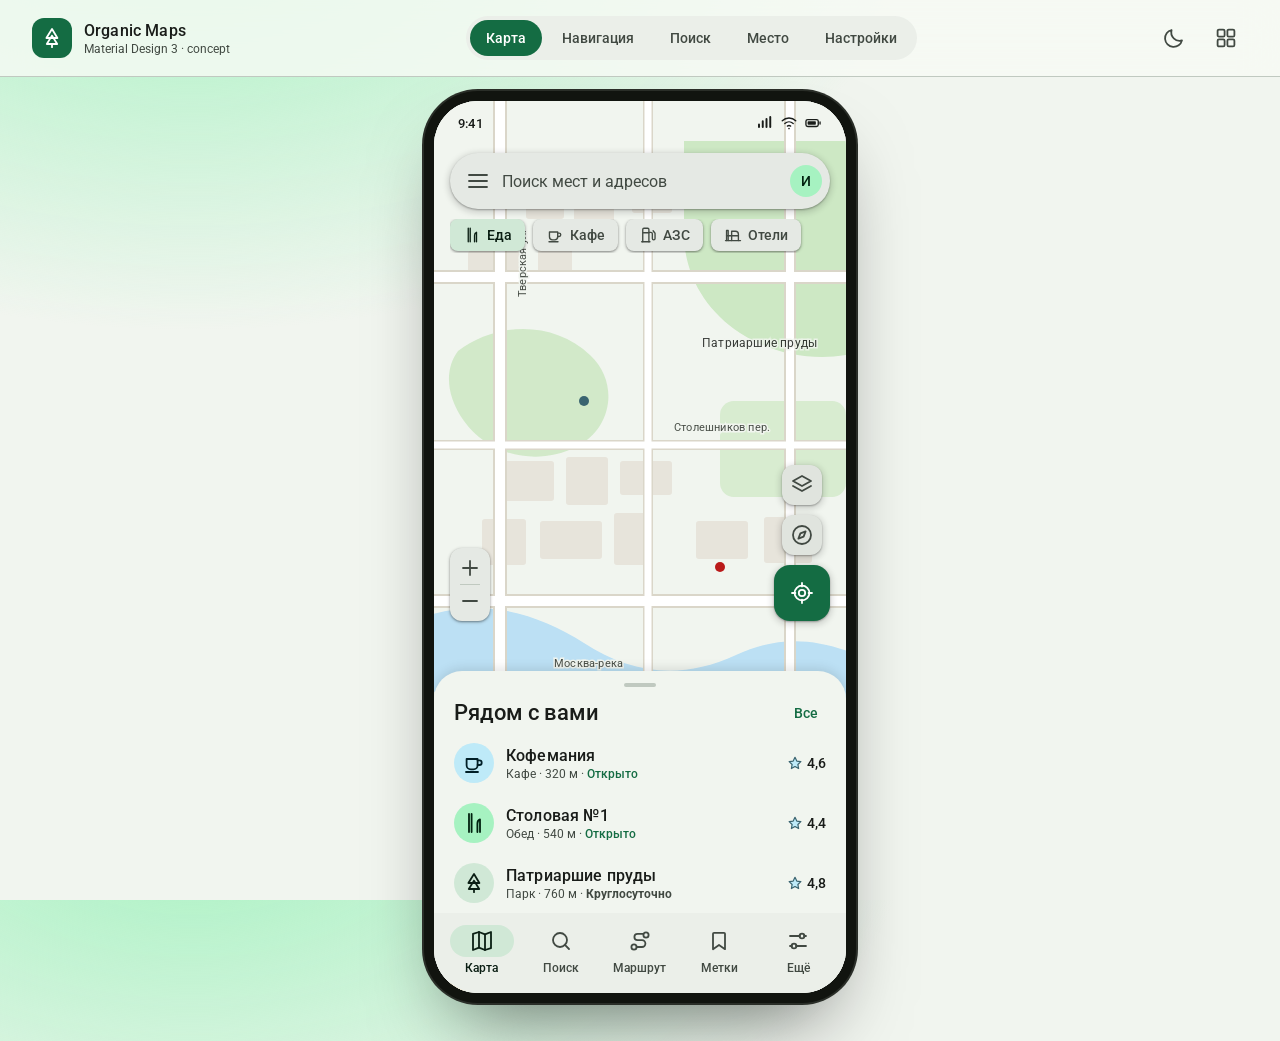
<file: index.html>
<!DOCTYPE html>
<html lang="ru">
<head>
<meta charset="utf-8">
<title>Organic Maps — Material Design 3 redesign</title>
<meta name="viewport" content="width=device-width, initial-scale=1">
<meta http-equiv="refresh" content="0; url=prototype/index.html">
<link rel="canonical" href="prototype/index.html">
<style>
  body {
    margin: 0;
    min-height: 100vh;
    display: grid;
    place-items: center;
    background: #f7fbf5;
    color: #191c19;
    font-family: Roboto, system-ui, sans-serif;
  }
  a { color: #146c43; font-weight: 500; }
</style>
</head>
<body>
  <p>Открываю прототип… Если переход не сработал — <a href="prototype/index.html">откройте вручную</a>.</p>
</body>
</html>
</file>
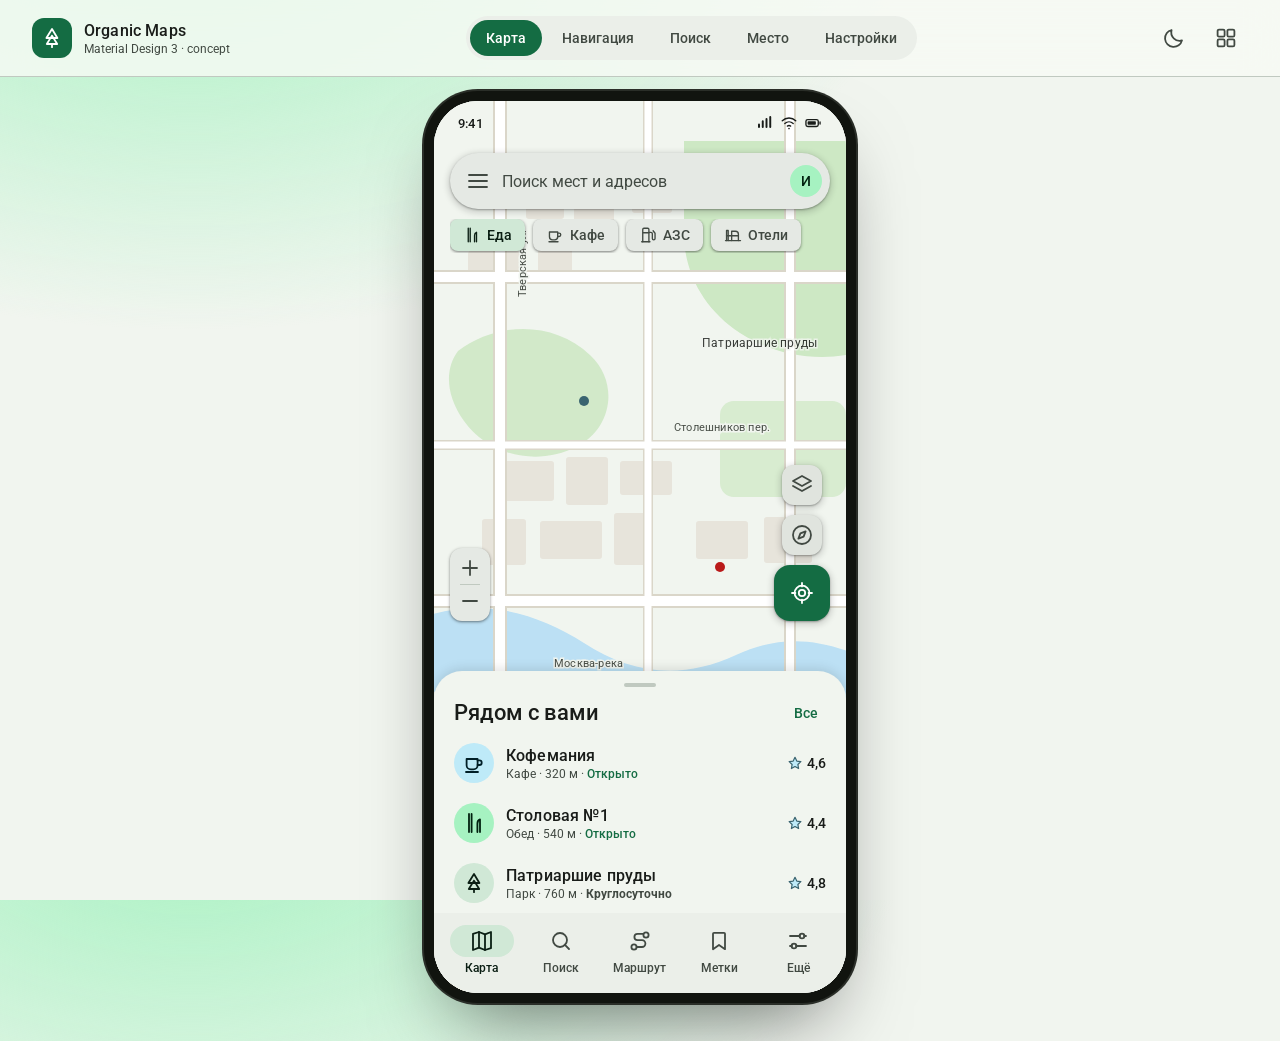
<file: prototype/index.html>
<!DOCTYPE html>
<html lang="ru" data-theme="light">
<head>
<meta charset="utf-8">
<meta name="viewport" content="width=device-width, initial-scale=1">
<title>Organic Maps — Material Design 3 concept</title>
<meta name="description" content="Концепт редизайна Organic Maps по Material Design 3: пять экранов, светлая и тёмная темы, интерактивный прототип.">
<link rel="preconnect" href="https://fonts.googleapis.com">
<link rel="preconnect" href="https://fonts.gstatic.com" crossorigin>
<link href="https://fonts.googleapis.com/css2?family=Roboto:wght@400;500;700&display=swap" rel="stylesheet">
<link rel="stylesheet" href="../tokens/css/tokens.css">
<link rel="stylesheet" href="styles.css">
</head>
<body>

<!-- ── Icon sprite ─────────────────────────────────────────────── -->
<svg class="sprite" aria-hidden="true" focusable="false">
  <symbol id="i-menu" viewBox="0 0 24 24"><path d="M3 6h18M3 12h18M3 18h18"/></symbol>
  <symbol id="i-search" viewBox="0 0 24 24"><circle cx="11" cy="11" r="7"/><path d="m20 20-4.3-4.3"/></symbol>
  <symbol id="i-layers" viewBox="0 0 24 24"><path d="m12 3 9 5-9 5-9-5 9-5Z"/><path d="m3 13 9 5 9-5"/></symbol>
  <symbol id="i-locate" viewBox="0 0 24 24"><circle cx="12" cy="12" r="3.2"/><path d="M12 2v3.4M12 18.6V22M2 12h3.4M18.6 12H22"/><circle cx="12" cy="12" r="7.4"/></symbol>
  <symbol id="i-compass" viewBox="0 0 24 24"><circle cx="12" cy="12" r="9"/><path d="m15.6 8.4-2 5.2-5.2 2 2-5.2 5.2-2Z"/></symbol>
  <symbol id="i-map" viewBox="0 0 24 24"><path d="m9 3 6 2.4L21 3v16.2L15 21l-6-2.4L3 21V4.8L9 3Z"/><path d="M9 3v15.6M15 5.4V21"/></symbol>
  <symbol id="i-route" viewBox="0 0 24 24"><circle cx="6" cy="18" r="2.6"/><circle cx="18" cy="6" r="2.6"/><path d="M8.6 18H14a3.4 3.4 0 0 0 0-6.8H9.6a3.2 3.2 0 0 1 0-6.4h5.8"/></symbol>
  <symbol id="i-bookmark" viewBox="0 0 24 24"><path d="M7 3.8h10a1 1 0 0 1 1 1v15.4l-6-4.2-6 4.2V4.8a1 1 0 0 1 1-1Z"/></symbol>
  <symbol id="i-settings" viewBox="0 0 24 24"><path d="M4 7h10M18 7h2M4 17h2M10 17h10"/><circle cx="16" cy="7" r="2.4"/><circle cx="8" cy="17" r="2.4"/></symbol>
  <symbol id="i-arrow-turn-right" viewBox="0 0 24 24"><path d="M6 20V10a4 4 0 0 1 4-4h8"/><path d="m14 2 4 4-4 4"/></symbol>
  <symbol id="i-arrow-turn-left" viewBox="0 0 24 24"><path d="M18 20V10a4 4 0 0 0-4-4H6"/><path d="m10 2-4 4 4 4"/></symbol>
  <symbol id="i-pin" viewBox="0 0 24 24"><path d="M12 21s7-6.1 7-11a7 7 0 1 0-14 0c0 4.9 7 11 7 11Z"/><circle cx="12" cy="10" r="2.6"/></symbol>
  <symbol id="i-close" viewBox="0 0 24 24"><path d="m6 6 12 12M18 6 6 18"/></symbol>
  <symbol id="i-chevron" viewBox="0 0 24 24"><path d="m9.5 5 7 7-7 7"/></symbol>
  <symbol id="i-back" viewBox="0 0 24 24"><path d="M20 12H4"/><path d="m10 6-6 6 6 6"/></symbol>
  <symbol id="i-star" viewBox="0 0 24 24"><path d="m12 3.5 2.7 5.6 6.1.8-4.5 4.3 1.1 6.1-5.4-3-5.4 3 1.1-6.1L3.2 9.9l6.1-.8L12 3.5Z"/></symbol>
  <symbol id="i-clock" viewBox="0 0 24 24"><circle cx="12" cy="12" r="8.6"/><path d="M12 7.4V12l3.2 2"/></symbol>
  <symbol id="i-phone" viewBox="0 0 24 24"><path d="M7.2 3.6h3l1.5 3.9-2 1.4a11.4 11.4 0 0 0 5.4 5.4l1.4-2 3.9 1.5v3a2 2 0 0 1-2.2 2A16.6 16.6 0 0 1 5.2 5.8a2 2 0 0 1 2-2.2Z"/></symbol>
  <symbol id="i-share" viewBox="0 0 24 24"><circle cx="18" cy="5.4" r="2.6"/><circle cx="6" cy="12" r="2.6"/><circle cx="18" cy="18.6" r="2.6"/><path d="m8.4 10.8 7.2-4M8.4 13.2l7.2 4"/></symbol>
  <symbol id="i-globe" viewBox="0 0 24 24"><circle cx="12" cy="12" r="9"/><path d="M3.4 9h17.2M3.4 15h17.2"/><path d="M12 3c2.6 3 2.6 15 0 18M12 3c-2.6 3-2.6 15 0 18"/></symbol>
  <symbol id="i-walk" viewBox="0 0 24 24"><circle cx="13" cy="4.4" r="1.8"/><path d="m10.4 21 1.8-5-2.6-2.4.9-4.6L13.2 11l2.8 1.2M9.6 12.4 8 17l2.8.6M15.4 14l1.8 3.2"/></symbol>
  <symbol id="i-car" viewBox="0 0 24 24"><path d="M4.6 16.4V12l1.9-4.2h11l1.9 4.2v4.4"/><path d="M4.6 12h14.8"/><circle cx="7.6" cy="16.6" r="1.7"/><circle cx="16.4" cy="16.6" r="1.7"/></symbol>
  <symbol id="i-bike" viewBox="0 0 24 24"><circle cx="6" cy="16.6" r="3.4"/><circle cx="18" cy="16.6" r="3.5"/><path d="m9 17 3-8h3.4M12 9l-1.6-2.4M8 13.4l3.6.2 3 3.2"/></symbol>
  <symbol id="i-transit" viewBox="0 0 24 24"><rect x="5.6" y="3.6" width="12.8" height="13.4" rx="2.4"/><path d="M5.6 11h12.8M9 20l1.6-3M15 20l-1.6-3"/><circle cx="9" cy="14.2" r=".9"/><circle cx="15" cy="14.2" r=".9"/></symbol>
  <symbol id="i-coffee" viewBox="0 0 24 24"><path d="M4.6 8h11v6.2a4.2 4.2 0 0 1-4.2 4.2H8.8a4.2 4.2 0 0 1-4.2-4.2V8Z"/><path d="M15.6 9.4h1.8a2.3 2.3 0 0 1 0 4.6h-1.8M4 21h12"/></symbol>
  <symbol id="i-restaurant" viewBox="0 0 24 24"><path d="M7 3v7.4M9.6 3v7.4M7 10.4V21M9.6 10.4V21"/><path d="M15.4 21v-8.2c0-3.6 2.6-4.4 2.6-4.4V21"/></symbol>
  <symbol id="i-hotel" viewBox="0 0 24 24"><path d="M3.4 19.4V6h2.2v13.4M19.2 19.4V11a4 4 0 0 0-4-4h-5v12.4"/><path d="M3.4 13h15.8M2 19.4h20"/></symbol>
  <symbol id="i-fuel" viewBox="0 0 24 24"><path d="M5 21V4.6A1.6 1.6 0 0 1 6.6 3h5A1.6 1.6 0 0 1 13.2 4.6V21"/><path d="M3.6 21h11M5.8 9h7.6"/><path d="M13.2 8.4h2.6a2 2 0 0 1 2 2v6.2a1.8 1.8 0 0 0 3.6 0V9.6l-2.6-3.2"/></symbol>
  <symbol id="i-pharmacy" viewBox="0 0 24 24"><rect x="3.6" y="3.6" width="16.8" height="16.8" rx="3"/><path d="M12 7.6v8.8M7.6 12h8.8"/></symbol>
  <symbol id="i-park" viewBox="0 0 24 24"><path d="M12 3 6.4 12h11L12 3Z"/><path d="M12 9.6 6.8 18h10.4L12 9.6Z"/><path d="M12 18v3.2"/></symbol>
  <symbol id="i-sun" viewBox="0 0 24 24"><circle cx="12" cy="12" r="4.4"/><path d="M12 2.4v2.2M12 19.4v2.2M2.4 12h2.2M19.4 12h2.2M5.2 5.2l1.6 1.6M17.2 17.2l1.6 1.6M18.8 5.2l-1.6 1.6M6.8 17.2l-1.6 1.6"/></symbol>
  <symbol id="i-moon" viewBox="0 0 24 24"><path d="M20 14.4A8.4 8.4 0 0 1 9.6 4a8.6 8.6 0 1 0 10.4 10.4Z"/></symbol>
  <symbol id="i-grid" viewBox="0 0 24 24"><rect x="3.6" y="3.6" width="7" height="7" rx="1.4"/><rect x="13.4" y="3.6" width="7" height="7" rx="1.4"/><rect x="3.6" y="13.4" width="7" height="7" rx="1.4"/><rect x="13.4" y="13.4" width="7" height="7" rx="1.4"/></symbol>
  <symbol id="i-check" viewBox="0 0 24 24"><path d="m4.8 12.6 4.8 4.8L19.2 7.8"/></symbol>
  <symbol id="i-plus" viewBox="0 0 24 24"><path d="M12 5v14M5 12h14"/></symbol>
  <symbol id="i-minus" viewBox="0 0 24 24"><path d="M5 12h14"/></symbol>
  <symbol id="i-download" viewBox="0 0 24 24"><path d="M12 3.6v11.6"/><path d="m7.6 11 4.4 4.4 4.4-4.4M4 20.4h16"/></symbol>
  <symbol id="i-info" viewBox="0 0 24 24"><circle cx="12" cy="12" r="8.6"/><path d="M12 11v5.4"/><circle cx="12" cy="7.9" r="1.05" fill="currentColor" stroke="none"/></symbol>
  <symbol id="i-shield" viewBox="0 0 24 24"><path d="M12 3 5 5.6v6c0 4.4 3 7.6 7 9.4 4-1.8 7-5 7-9.4v-6L12 3Z"/><path d="m9 12 2.2 2.2L15.4 10"/></symbol>
  <symbol id="i-signal" viewBox="0 0 24 24"><path d="M4 17.4V14M9 17.4V9.6M14 17.4V6.6M19 17.4V4" stroke-width="2.6"/></symbol>
  <symbol id="i-wifi" viewBox="0 0 24 24"><path d="M3 9a13 13 0 0 1 18 0M6.4 12.6a8.4 8.4 0 0 1 11.2 0M9.8 16.2a3.6 3.6 0 0 1 4.4 0"/><circle cx="12" cy="19.4" r="1.1" fill="currentColor" stroke="none"/></symbol>
  <symbol id="i-battery" viewBox="0 0 24 24"><rect x="2.6" y="7.4" width="16.4" height="9.2" rx="2.4"/><path d="M21.4 10.6v2.8"/><rect x="4.8" y="9.6" width="11" height="4.8" rx="1" fill="currentColor" stroke="none"/></symbol>
</svg>

<div class="page">

  <header class="topbar">
    <div class="topbar__brand">
      <span class="logo" aria-hidden="true">
        <svg viewBox="0 0 24 24" class="icon"><use href="#i-park"/></svg>
      </span>
      <div>
        <h1>Organic Maps</h1>
        <p>Material Design 3 · concept</p>
      </div>
    </div>

    <nav class="screens" aria-label="Экраны прототипа">
      <button class="screen-tab is-active" data-screen="map">Карта</button>
      <button class="screen-tab" data-screen="nav">Навигация</button>
      <button class="screen-tab" data-screen="search">Поиск</button>
      <button class="screen-tab" data-screen="place">Место</button>
      <button class="screen-tab" data-screen="settings">Настройки</button>
    </nav>

    <div class="topbar__actions">
      <button class="icon-btn" id="toggle-theme" title="Светлая / тёмная тема" aria-label="Переключить тему">
        <svg class="icon"><use href="#i-moon"/></svg>
      </button>
      <button class="icon-btn" id="toggle-all" title="Все экраны" aria-label="Показать все экраны" aria-pressed="false">
        <svg class="icon"><use href="#i-grid"/></svg>
      </button>
    </div>
  </header>

  <main class="stage" id="stage">

    <!-- ── Device ─────────────────────────────────────────────── -->
    <div class="device" id="device">

      <!-- ═══ 1. Map ═══════════════════════════════════════════ -->
      <section class="screen is-active" data-screen="map" aria-label="Карта">
        <div class="map-canvas" data-route="off"></div>

        <div class="statusbar statusbar--dark">
          <span class="statusbar__time">9:41</span>
          <span class="statusbar__icons">
            <svg class="icon icon--18"><use href="#i-signal"/></svg>
            <svg class="icon icon--18"><use href="#i-wifi"/></svg>
            <svg class="icon icon--18"><use href="#i-battery"/></svg>
          </span>
        </div>

        <div class="map-top">
          <button class="search-bar" type="button" data-go="search">
            <svg class="icon"><use href="#i-menu"/></svg>
            <span class="search-bar__label">Поиск мест и адресов</span>
            <span class="avatar" aria-hidden="true">И</span>
          </button>

          <div class="chips chips--floating">
            <button class="chip is-selected"><svg class="icon icon--18"><use href="#i-restaurant"/></svg>Еда</button>
            <button class="chip"><svg class="icon icon--18"><use href="#i-coffee"/></svg>Кафе</button>
            <button class="chip"><svg class="icon icon--18"><use href="#i-fuel"/></svg>АЗС</button>
            <button class="chip"><svg class="icon icon--18"><use href="#i-hotel"/></svg>Отели</button>
          </div>
        </div>

        <div class="map-controls">
          <button class="fab fab--small fab--tonal" title="Слои карты" aria-label="Слои карты">
            <svg class="icon"><use href="#i-layers"/></svg>
          </button>
          <button class="fab fab--small fab--tonal" title="Ориентация" aria-label="Ориентация карты">
            <svg class="icon"><use href="#i-compass"/></svg>
          </button>
          <button class="fab fab--primary" title="Моё местоположение" aria-label="Моё местоположение">
            <svg class="icon"><use href="#i-locate"/></svg>
          </button>
        </div>

        <div class="zoom-cluster">
          <button class="zoom" aria-label="Приблизить"><svg class="icon"><use href="#i-plus"/></svg></button>
          <span class="zoom__divider"></span>
          <button class="zoom" aria-label="Отдалить"><svg class="icon"><use href="#i-minus"/></svg></button>
        </div>

        <div class="sheet sheet--peek" id="nearby-sheet">
          <div class="sheet__handle"></div>
          <div class="sheet__head">
            <h2 class="title-large">Рядом с вами</h2>
            <button class="text-btn">Все</button>
          </div>

          <ul class="place-list">
            <li class="place-row">
              <span class="poi poi--cafe"><svg class="icon"><use href="#i-coffee"/></svg></span>
              <span class="place-row__text">
                <span class="place-row__name">Кофемания</span>
                <span class="place-row__meta">Кафе · 320 м · <b class="open">Открыто</b></span>
              </span>
              <span class="rating"><svg class="icon icon--16"><use href="#i-star"/></svg>4,6</span>
            </li>
            <li class="place-row">
              <span class="poi poi--food"><svg class="icon"><use href="#i-restaurant"/></svg></span>
              <span class="place-row__text">
                <span class="place-row__name">Столовая №1</span>
                <span class="place-row__meta">Обед · 540 м · <b class="open">Открыто</b></span>
              </span>
              <span class="rating"><svg class="icon icon--16"><use href="#i-star"/></svg>4,4</span>
            </li>
            <li class="place-row">
              <span class="poi poi--park"><svg class="icon"><use href="#i-park"/></svg></span>
              <span class="place-row__text">
                <span class="place-row__name">Патриаршие пруды</span>
                <span class="place-row__meta">Парк · 760 м · <b>Круглосуточно</b></span>
              </span>
              <span class="rating"><svg class="icon icon--16"><use href="#i-star"/></svg>4,8</span>
            </li>
          </ul>

          <nav class="nav-bar" aria-label="Основная навигация">
            <button class="nav-item is-active"><svg class="icon"><use href="#i-map"/></svg><span>Карта</span></button>
            <button class="nav-item" data-go="search"><svg class="icon"><use href="#i-search"/></svg><span>Поиск</span></button>
            <button class="nav-item" data-go="nav"><svg class="icon"><use href="#i-route"/></svg><span>Маршрут</span></button>
            <button class="nav-item"><svg class="icon"><use href="#i-bookmark"/></svg><span>Метки</span></button>
            <button class="nav-item" data-go="settings"><svg class="icon"><use href="#i-settings"/></svg><span>Ещё</span></button>
          </nav>
        </div>
      </section>

      <!-- ═══ 2. Navigation ════════════════════════════════════ -->
      <section class="screen" data-screen="nav" aria-label="Навигация">
        <div class="map-canvas is-navigating" data-route="on"></div>

        <div class="statusbar statusbar--dark">
          <span class="statusbar__time">9:41</span>
          <span class="statusbar__icons">
            <svg class="icon icon--18"><use href="#i-signal"/></svg>
            <svg class="icon icon--18"><use href="#i-wifi"/></svg>
            <svg class="icon icon--18"><use href="#i-battery"/></svg>
          </span>
        </div>

        <div class="maneuver">
          <span class="maneuver__icon"><svg class="icon icon--32"><use href="#i-arrow-turn-right"/></svg></span>
          <div class="maneuver__text">
            <span class="maneuver__distance">Через 200 м</span>
            <span class="maneuver__instruction">поверните направо на Тверскую</span>
          </div>
          <span class="maneuver__next">
            <span>затем</span>
            <svg class="icon icon--20"><use href="#i-arrow-turn-left"/></svg>
          </span>
        </div>

        <div class="nav-badges">
          <span class="badge badge--surface"><svg class="icon icon--18"><use href="#i-clock"/></svg>9:52</span>
          <span class="badge badge--speed">47<span>км/ч</span></span>
          <button class="fab fab--small fab--tonal" aria-label="Звук навигации"><svg class="icon"><use href="#i-compass"/></svg></button>
        </div>

        <div class="sheet sheet--expanded">
          <div class="sheet__handle"></div>

          <div class="eta">
            <div>
              <p class="eta__value">12 мин</p>
              <p class="eta__sub">4,2 км · прибытие в 9:53</p>
            </div>
            <button class="icon-btn icon-btn--filled" aria-label="Завершить маршрут"><svg class="icon"><use href="#i-close"/></svg></button>
          </div>

          <div class="segmented" role="tablist">
            <button role="tab" class="is-active"><svg class="icon icon--18"><use href="#i-car"/></svg>Авто</button>
            <button role="tab"><svg class="icon icon--18"><use href="#i-bike"/></svg>Вело</button>
            <button role="tab"><svg class="icon icon--18"><use href="#i-walk"/></svg>Пешком</button>
            <button role="tab"><svg class="icon icon--18"><use href="#i-transit"/></svg>Транспорт</button>
          </div>

          <ul class="alt-list">
            <li class="alt-row is-selected">
              <span class="alt-row__main"><b>4,2 км</b><span>12 мин</span></span>
              <span class="alt-row__tag">без пробок</span>
              <span class="alt-row__note">+0 ₽</span>
            </li>
            <li class="alt-row">
              <span class="alt-row__main"><b>5,6 км</b><span>17 мин</span></span>
              <span class="alt-row__tag">через центр</span>
            </li>
            <li class="alt-row">
              <span class="alt-row__main"><b>3,9 км</b><span>19 мин</span></span>
              <span class="alt-row__tag">пробки</span>
            </li>
          </ul>

          <div class="row-actions">
            <button class="btn btn--tonal"><svg class="icon icon--18"><use href="#i-download"/></svg>Офлайн-карта</button>
            <button class="btn btn--text"><svg class="icon icon--18"><use href="#i-share"/></svg>Поделиться</button>
          </div>
        </div>
      </section>

      <!-- ═══ 3. Search ════════════════════════════════════════ -->
      <section class="screen" data-screen="search" aria-label="Поиск">
        <div class="statusbar">
          <span class="statusbar__time">9:41</span>
          <span class="statusbar__icons">
            <svg class="icon icon--18"><use href="#i-signal"/></svg>
            <svg class="icon icon--18"><use href="#i-wifi"/></svg>
            <svg class="icon icon--18"><use href="#i-battery"/></svg>
          </span>
        </div>

        <div class="app-bar">
          <button class="icon-btn" data-go="map" aria-label="Назад"><svg class="icon"><use href="#i-back"/></svg></button>
          <div class="search-field is-focused">
            <svg class="icon"><use href="#i-search"/></svg>
            <input value="кофе" aria-label="Поисковый запрос" type="search">
            <button class="icon-btn icon-btn--dense" aria-label="Очистить"><svg class="icon icon--20"><use href="#i-close"/></svg></button>
          </div>
        </div>

        <div class="chips chips--static">
          <button class="chip is-selected"><svg class="icon icon--18"><use href="#i-clock"/></svg>Открыто</button>
          <button class="chip"><svg class="icon icon--18"><use href="#i-pin"/></svg>Рядом</button>
          <button class="chip"><svg class="icon icon--18"><use href="#i-star"/></svg>4,5+</button>
          <button class="chip"><svg class="icon icon--18"><use href="#i-coffee"/></svg>Спешелти</button>
        </div>

        <div class="scroll-area">
          <p class="section-label">Лучший результат</p>
          <button class="result-card" data-go="place">
            <span class="result-card__media result-card__media--cafe">
              <svg class="icon icon--32"><use href="#i-coffee"/></svg>
            </span>
            <span class="result-card__body">
              <span class="result-card__title">Кофемания</span>
              <span class="result-card__meta">Кафе · Тверская ул., 8</span>
              <span class="result-card__tags"><b class="open">Открыто до 23:00</b> · 320 м · 4,6 ★</span>
            </span>
            <span class="result-card__action">
              <span class="icon-btn icon-btn--filled"><svg class="icon"><use href="#i-route"/></svg></span>
            </span>
          </button>

          <p class="section-label">Ещё 14 мест</p>
          <ul class="result-list">
            <li class="result-row">
              <span class="poi poi--cafe"><svg class="icon"><use href="#i-coffee"/></svg></span>
              <span class="result-row__text"><b>Surf Coffee</b><span>Кофейня · 480 м · 4,7 ★</span></span>
              <svg class="icon icon--20 chevron"><use href="#i-chevron"/></svg>
            </li>
            <li class="result-row">
              <span class="poi poi--cafe"><svg class="icon"><use href="#i-coffee"/></svg></span>
              <span class="result-row__text"><b>Шоколадница</b><span>Кафе · 610 м · 4,2 ★</span></span>
              <svg class="icon icon--20 chevron"><use href="#i-chevron"/></svg>
            </li>
            <li class="result-row">
              <span class="poi poi--food"><svg class="icon"><use href="#i-restaurant"/></svg></span>
              <span class="result-row__text"><b>Cofix</b><span>Кофейня · 700 м · 4,5 ★</span></span>
              <svg class="icon icon--20 chevron"><use href="#i-chevron"/></svg>
            </li>
            <li class="result-row">
              <span class="poi poi--cafe"><svg class="icon"><use href="#i-coffee"/></svg></span>
              <span class="result-row__text"><b>Double B</b><span>Кофейня · 820 м · 4,8 ★</span></span>
              <svg class="icon icon--20 chevron"><use href="#i-chevron"/></svg>
            </li>
          </ul>
        </div>

        <nav class="nav-bar" aria-label="Основная навигация">
          <button class="nav-item" data-go="map"><svg class="icon"><use href="#i-map"/></svg><span>Карта</span></button>
          <button class="nav-item is-active"><svg class="icon"><use href="#i-search"/></svg><span>Поиск</span></button>
          <button class="nav-item" data-go="nav"><svg class="icon"><use href="#i-route"/></svg><span>Маршрут</span></button>
          <button class="nav-item"><svg class="icon"><use href="#i-bookmark"/></svg><span>Метки</span></button>
          <button class="nav-item" data-go="settings"><svg class="icon"><use href="#i-settings"/></svg><span>Ещё</span></button>
        </nav>
      </section>

      <!-- ═══ 4. Place ═════════════════════════════════════════ -->
      <section class="screen" data-screen="place" aria-label="Карточка места">
        <div class="hero">
          <div class="hero__map"><div class="map-canvas" data-route="off"></div></div>
        </div>

        <div class="statusbar statusbar--light">
          <span class="statusbar__time">9:41</span>
          <span class="statusbar__icons">
            <svg class="icon icon--18"><use href="#i-signal"/></svg>
            <svg class="icon icon--18"><use href="#i-wifi"/></svg>
            <svg class="icon icon--18"><use href="#i-battery"/></svg>
          </span>
        </div>

        <div class="hero-actions">
          <button class="icon-btn icon-btn--surface" data-go="search" aria-label="Назад"><svg class="icon"><use href="#i-back"/></svg></button>
          <div class="hero-actions__right">
            <button class="icon-btn icon-btn--surface" aria-label="Поделиться"><svg class="icon"><use href="#i-share"/></svg></button>
            <button class="icon-btn icon-btn--surface" aria-label="Сохранить"><svg class="icon"><use href="#i-bookmark"/></svg></button>
          </div>
        </div>

        <div class="sheet sheet--cover">
          <div class="sheet__handle"></div>

          <div class="place-head">
            <h2 class="headline-small">Кофемания</h2>
            <p class="place-head__meta">
              <span>Кафе</span><span class="dot">·</span>
              <span class="rating"><svg class="icon icon--16"><use href="#i-star"/></svg>4,6 <span class="muted">(320)</span></span>
              <span class="dot">·</span>
              <b class="open">Открыто до 23:00</b>
            </p>
          </div>

          <div class="quick-actions">
            <button class="quick" data-go="nav">
              <span class="quick__icon quick__icon--filled"><svg class="icon"><use href="#i-route"/></svg></span>
              <span>Маршрут</span>
            </button>
            <button class="quick">
              <span class="quick__icon"><svg class="icon"><use href="#i-phone"/></svg></span>
              <span>Позвонить</span>
            </button>
            <button class="quick">
              <span class="quick__icon"><svg class="icon"><use href="#i-bookmark"/></svg></span>
              <span>Сохранить</span>
            </button>
            <button class="quick">
              <span class="quick__icon"><svg class="icon"><use href="#i-share"/></svg></span>
              <span>Поделиться</span>
            </button>
          </div>

          <div class="info-card">
            <div class="info-row"><svg class="icon"><use href="#i-pin"/></svg><span>Тверская ул., 8, Москва</span><span class="info-row__trail">320 м</span></div>
            <div class="info-row"><svg class="icon"><use href="#i-clock"/></svg><span>Ежедневно, 8:00 – 23:00</span></div>
            <div class="info-row"><svg class="icon"><use href="#i-globe"/></svg><span>coffeemania.ru</span></div>
            <div class="info-row"><svg class="icon"><use href="#i-phone"/></svg><span>+7 495 123-45-67</span></div>
          </div>

          <p class="review">
            «Лучший флэт уайт в центре, есть розетки и тихий зал на втором этаже.»
            <span class="review__author">Анна, 2 дня назад</span>
          </p>

          <div class="sticky-cta">
            <button class="btn btn--filled btn--full" data-go="nav">
              <svg class="icon icon--20"><use href="#i-route"/></svg>Построить маршрут
            </button>
          </div>
        </div>
      </section>

      <!-- ═══ 5. Settings ══════════════════════════════════════ -->
      <section class="screen" data-screen="settings" aria-label="Настройки">
        <div class="statusbar">
          <span class="statusbar__time">9:41</span>
          <span class="statusbar__icons">
            <svg class="icon icon--18"><use href="#i-signal"/></svg>
            <svg class="icon icon--18"><use href="#i-wifi"/></svg>
            <svg class="icon icon--18"><use href="#i-battery"/></svg>
          </span>
        </div>

        <div class="app-bar app-bar--large">
          <div class="app-bar__row">
            <button class="icon-btn" data-go="map" aria-label="Назад"><svg class="icon"><use href="#i-back"/></svg></button>
            <button class="icon-btn" aria-label="Поиск в настройках"><svg class="icon"><use href="#i-search"/></svg></button>
          </div>
          <h2 class="headline-medium">Настройки</h2>
        </div>

        <div class="scroll-area">
          <p class="section-label">Внешний вид</p>
          <div class="card">
            <div class="segmented segmented--three">
              <button><svg class="icon icon--18"><use href="#i-sun"/></svg>Светлая</button>
              <button class="is-active"><svg class="icon icon--18"><use href="#i-moon"/></svg>Тёмная</button>
              <button>Системная</button>
            </div>
            <div class="setting">
              <span class="setting__text"><b>Крупный шрифт на карте</b><span>Названия улиц и POI</span></span>
              <button class="switch is-on" role="switch" aria-checked="true"></button>
            </div>
          </div>

          <p class="section-label">Карты</p>
          <div class="card">
            <button class="setting setting--nav">
              <span class="poi poi--park"><svg class="icon"><use href="#i-download"/></svg></span>
              <span class="setting__text"><b>Скачанные регионы</b><span>Москва и область · 412 МБ</span></span>
              <span class="progress-ring" style="--value:72"></span>
            </button>
            <button class="setting setting--nav">
              <span class="poi poi--water"><svg class="icon"><use href="#i-layers"/></svg></span>
              <span class="setting__text"><b>Слои карты</b><span>Рельеф, пробки, велодорожки</span></span>
              <svg class="icon icon--20 chevron"><use href="#i-chevron"/></svg>
            </button>
            <div class="setting">
              <span class="setting__text"><b>Автообновление карт</b><span>Только по Wi-Fi</span></span>
              <button class="switch is-on" role="switch" aria-checked="true"></button>
            </div>
          </div>

          <p class="section-label">Навигация</p>
          <div class="card">
            <div class="setting">
              <span class="setting__text"><b>Избегать платных дорог</b></span>
              <button class="switch" role="switch" aria-checked="false"></button>
            </div>
            <div class="setting">
              <span class="setting__text"><b>Голосовые подсказки</b><span>Русский</span></span>
              <button class="switch is-on" role="switch" aria-checked="true"></button>
            </div>
          </div>

          <p class="section-label">Приватность</p>
          <div class="card">
            <div class="setting">
              <span class="poi poi--privacy"><svg class="icon"><use href="#i-shield"/></svg></span>
              <span class="setting__text"><b>Без трекеров</b><span>Аналитика выключена полностью</span></span>
              <span class="badge badge--tonal">Вкл</span>
            </div>
            <div class="setting">
              <span class="setting__text"><b>История поиска</b><span>Хранится только на устройстве</span></span>
              <button class="switch is-on" role="switch" aria-checked="true"></button>
            </div>
          </div>

          <p class="section-label">О приложении</p>
          <div class="card card--list">
            <button class="setting setting--nav"><span class="setting__text"><b>Версия</b></span><span class="muted">2026.11 · MD3</span></button>
            <button class="setting setting--nav"><span class="setting__text"><b>Помочь проекту</b></span><svg class="icon icon--20 chevron"><use href="#i-chevron"/></svg></button>
          </div>
        </div>

        <nav class="nav-bar" aria-label="Основная навигация">
          <button class="nav-item" data-go="map"><svg class="icon"><use href="#i-map"/></svg><span>Карта</span></button>
          <button class="nav-item" data-go="search"><svg class="icon"><use href="#i-search"/></svg><span>Поиск</span></button>
          <button class="nav-item" data-go="nav"><svg class="icon"><use href="#i-route"/></svg><span>Маршрут</span></button>
          <button class="nav-item" data-go="place"><svg class="icon"><use href="#i-bookmark"/></svg><span>Метки</span></button>
          <button class="nav-item is-active"><svg class="icon"><use href="#i-settings"/></svg><span>Ещё</span></button>
        </nav>
      </section>
    </div>
  </main>
</div>

<!-- ── Shared map artwork ───────────────────────────────────── -->
<template id="map-template">
  <svg class="map" viewBox="0 0 412 892" preserveAspectRatio="xMidYMid slice" aria-hidden="true">
    <rect width="412" height="892" fill="var(--md-surface-container-low)"/>

    <!-- parks & water -->
    <path d="M250 40h180v210c-40 12-88 6-124-18-38-25-58-64-56-106Z" fill="var(--map-park)"/>
    <path d="M-20 520c60-26 120-10 170 22 46 30 96 38 152 12 42-20 84-18 130 4v80c-48-24-92-26-136-6-54 26-106 18-152-12-48-32-104-48-164-22Z" fill="var(--map-water)" opacity=".9"/>
    <path d="M24 250c40-30 96-30 132 4 30 28 22 74-14 92-40 20-88 8-112-26-20-28-18-54-6-70Z" fill="var(--map-park)" opacity=".85"/>
    <rect x="286" y="300" width="126" height="96" rx="14" fill="var(--map-park)" opacity=".7"/>

    <!-- building blocks -->
    <g fill="var(--map-building)">
      <rect x="40" y="66" width="46" height="38" rx="3"/><rect x="92" y="66" width="38" height="52" rx="3"/>
      <rect x="136" y="60" width="52" height="38" rx="3"/><rect x="140" y="106" width="40" height="44" rx="3"/>
      <rect x="34" y="150" width="58" height="30" rx="3"/><rect x="104" y="146" width="34" height="34" rx="3"/>
      <rect x="198" y="72" width="40" height="40" rx="3"/><rect x="200" y="122" width="44" height="26" rx="3"/>
      <rect x="60" y="360" width="60" height="40" rx="3"/><rect x="132" y="356" width="42" height="48" rx="3"/>
      <rect x="186" y="360" width="52" height="34" rx="3"/><rect x="48" y="418" width="44" height="46" rx="3"/>
      <rect x="106" y="420" width="62" height="38" rx="3"/><rect x="180" y="412" width="34" height="52" rx="3"/>
      <rect x="262" y="420" width="52" height="38" rx="3"/><rect x="330" y="416" width="48" height="46" rx="3"/>
      <rect x="42" y="660" width="52" height="48" rx="3"/><rect x="108" y="656" width="40" height="52" rx="3"/>
      <rect x="162" y="662" width="56" height="42" rx="3"/><rect x="262" y="660" width="46" height="50" rx="3"/>
      <rect x="318" y="652" width="58" height="42" rx="3"/><rect x="56" y="790" width="44" height="40" rx="3"/>
      <rect x="112" y="786" width="58" height="46" rx="3"/><rect x="300" y="786" width="60" height="44" rx="3"/>
    </g>

    <!-- streets: casing -->
    <g fill="none" stroke="var(--map-road-casing)" stroke-linecap="round">
      <path d="M-10 176h432" stroke-width="14"/><path d="M-10 344h432" stroke-width="10"/>
      <path d="M-10 500h432" stroke-width="14"/><path d="M-10 736h432" stroke-width="10"/>
      <path d="M-10 830h432" stroke-width="8"/>
      <path d="M66-10v912" stroke-width="14"/><path d="M214-10v912" stroke-width="10"/>
      <path d="M356-10v912" stroke-width="12"/>
      <path d="M-10 900C90 860 150 800 250 760s120-90 180-120" stroke-width="18"/>
    </g>

    <!-- streets: fill -->
    <g fill="none" stroke="var(--map-road-fill)" stroke-linecap="round">
      <path d="M-10 176h432" stroke-width="10"/><path d="M-10 344h432" stroke-width="7"/>
      <path d="M-10 500h432" stroke-width="10"/><path d="M-10 736h432" stroke-width="7"/>
      <path d="M-10 830h432" stroke-width="5"/>
      <path d="M66-10v912" stroke-width="10"/><path d="M214-10v912" stroke-width="7"/>
      <path d="M356-10v912" stroke-width="8"/>
      <path d="M-10 900C90 860 150 800 250 760s120-90 180-120" stroke-width="13" stroke="var(--map-highway-fill)"/>
    </g>

    <!-- labels -->
    <g class="map-labels" fill="var(--map-label)" font-family="Roboto, sans-serif">
      <text x="92" y="196" font-size="11" transform="rotate(-90 92 196)">Тверская ул.</text>
      <text x="240" y="330" font-size="11">Столешников пер.</text>
      <text x="268" y="246" font-size="12" fill="currentColor" opacity=".85">Патриаршие пруды</text>
      <text x="120" y="566" font-size="11">Москва-река</text>
      <text x="30" y="620" font-size="11">Берсеневская наб.</text>
    </g>

    <!-- POI dots -->
    <g>
      <circle cx="150" cy="300" r="5" fill="var(--md-tertiary)"/>
      <circle cx="286" cy="466" r="5" fill="var(--md-error)"/>
      <circle cx="322" cy="700" r="5" fill="var(--md-secondary)"/>
      <circle cx="118" cy="742" r="5" fill="var(--md-tertiary)"/>
    </g>

    <!-- route -->
    <g class="route" opacity="0">
      <path d="M198 760V500h158V176" fill="none" stroke="var(--map-route)" stroke-width="16" stroke-linecap="round" stroke-linejoin="round" opacity=".18"/>
      <path d="M198 760V500h158V176" fill="none" stroke="var(--map-route)" stroke-width="8" stroke-linecap="round" stroke-linejoin="round"/>
      <circle cx="198" cy="760" r="9" fill="var(--map-route)" stroke="var(--md-surface-container-lowest)" stroke-width="3"/>
    </g>

    <!-- user location -->
    <g class="user-dot">
      <circle cx="198" cy="760" r="26" fill="var(--md-primary)" opacity=".14"/>
      <circle cx="198" cy="760" r="13" fill="var(--md-primary)" opacity=".22"/>
      <circle cx="198" cy="760" r="7" fill="var(--md-primary)" stroke="var(--md-surface-container-lowest)" stroke-width="2.5"/>
    </g>
  </svg>
</template>

<script src="app.js"></script>
</body>
</html>
</file>
<file: tokens/css/tokens.css>
/* Organic Maps MD3 — design tokens as CSS custom properties.
   Generated mirror of tokens/tokens.json. Keep both in sync. */

:root {
  color-scheme: light;

  /* Primary */
  --md-primary: #146c43;
  --md-on-primary: #ffffff;
  --md-primary-container: #a6f2c1;
  --md-on-primary-container: #00210f;

  /* Secondary */
  --md-secondary: #4e6355;
  --md-on-secondary: #ffffff;
  --md-secondary-container: #d0e8d6;
  --md-on-secondary-container: #0b1f14;

  /* Tertiary */
  --md-tertiary: #3a6470;
  --md-on-tertiary: #ffffff;
  --md-tertiary-container: #beeaf8;
  --md-on-tertiary-container: #001f27;

  /* Error */
  --md-error: #ba1a1a;
  --md-on-error: #ffffff;
  --md-error-container: #ffdad6;
  --md-on-error-container: #410002;

  /* Surfaces */
  --md-surface: #f7fbf5;
  --md-on-surface: #191c19;
  --md-surface-variant: #dce5db;
  --md-on-surface-variant: #414942;
  --md-surface-dim: #d8ddd7;
  --md-surface-bright: #f7fbf5;
  --md-surface-container-lowest: #ffffff;
  --md-surface-container-low: #f1f5ef;
  --md-surface-container: #ebefe9;
  --md-surface-container-high: #e5e9e4;
  --md-surface-container-highest: #e0e4de;

  /* Utility */
  --md-outline: #717971;
  --md-outline-variant: #c0c9c0;
  --md-inverse-surface: #2e312e;
  --md-inverse-on-surface: #eff1ec;
  --md-inverse-primary: #8bd6a5;
  --md-scrim: #000000;
  --md-shadow: #000000;

  /* Map symbols */
  --map-park: #cde8c4;
  --map-water: #b6def5;
  --map-building: #e7e4db;
  --map-road-casing: #dad6c9;
  --map-road-fill: #ffffff;
  --map-highway-fill: #ffe1a8;
  --map-label: #4a5049;
  --map-route: #146c43;

  /* Typography */
  --md-font-brand: Roboto, "Noto Sans", system-ui, sans-serif;
  --md-font-plain: Roboto, system-ui, -apple-system, "Segoe UI", sans-serif;
  --md-font-mono: "Roboto Mono", ui-monospace, monospace;

  --md-display-large-size: 57px;   --md-display-large-lh: 64px;  --md-display-large-ls: -0.25px;
  --md-display-medium-size: 45px;  --md-display-medium-lh: 52px; --md-display-medium-ls: 0px;
  --md-display-small-size: 36px;   --md-display-small-lh: 44px;  --md-display-small-ls: 0px;
  --md-headline-large-size: 32px;  --md-headline-large-lh: 40px; --md-headline-large-ls: 0px;
  --md-headline-medium-size: 28px; --md-headline-medium-lh: 36px;--md-headline-medium-ls: 0px;
  --md-headline-small-size: 24px;  --md-headline-small-lh: 32px; --md-headline-small-ls: 0px;
  --md-title-large-size: 22px;     --md-title-large-lh: 28px;    --md-title-large-ls: 0px;
  --md-title-medium-size: 16px;    --md-title-medium-lh: 24px;   --md-title-medium-ls: 0.15px;
  --md-title-small-size: 14px;     --md-title-small-lh: 20px;    --md-title-small-ls: 0.1px;
  --md-body-large-size: 16px;      --md-body-large-lh: 24px;     --md-body-large-ls: 0.5px;
  --md-body-medium-size: 14px;     --md-body-medium-lh: 20px;    --md-body-medium-ls: 0.25px;
  --md-body-small-size: 12px;      --md-body-small-lh: 16px;     --md-body-small-ls: 0.4px;
  --md-label-large-size: 14px;     --md-label-large-lh: 20px;    --md-label-large-ls: 0.1px;
  --md-label-medium-size: 12px;    --md-label-medium-lh: 16px;   --md-label-medium-ls: 0.5px;
  --md-label-small-size: 11px;     --md-label-small-lh: 16px;    --md-label-small-ls: 0.5px;

  /* Shape */
  --md-shape-xs: 4px;
  --md-shape-sm: 8px;
  --md-shape-md: 12px;
  --md-shape-lg: 16px;
  --md-shape-xl: 28px;
  --md-shape-full: 999px;

  /* Elevation */
  --md-elevation-0: none;
  --md-elevation-1: 0 1px 2px rgba(0, 0, 0, 0.3), 0 1px 3px 1px rgba(0, 0, 0, 0.15);
  --md-elevation-2: 0 1px 2px rgba(0, 0, 0, 0.3), 0 2px 6px 2px rgba(0, 0, 0, 0.15);
  --md-elevation-3: 0 4px 8px 3px rgba(0, 0, 0, 0.15), 0 1px 3px rgba(0, 0, 0, 0.3);
  --md-elevation-4: 0 6px 10px 4px rgba(0, 0, 0, 0.15), 0 2px 3px rgba(0, 0, 0, 0.3);
  --md-elevation-5: 0 8px 12px 6px rgba(0, 0, 0, 0.15), 0 4px 4px rgba(0, 0, 0, 0.3);

  /* Motion */
  --md-easing-emphasized: cubic-bezier(0.2, 0, 0, 1);
  --md-easing-standard: cubic-bezier(0.2, 0, 0, 1);
  --md-easing-decelerate: cubic-bezier(0, 0, 0, 1);
  --md-duration-short2: 100ms;
  --md-duration-short4: 200ms;
  --md-duration-medium2: 300ms;
  --md-duration-long2: 500ms;
  --md-duration-extra-long4: 1000ms;

  /* Layout */
  --md-margin-mobile: 16px;
  --md-gutter: 8px;
  --md-touch-target: 48px;
  --md-app-bar-height: 64px;
  --md-search-bar-height: 56px;
  --md-nav-bar-height: 80px;
  --md-fab-size: 56px;
  --md-fab-size-small: 40px;
  --md-icon-size: 24px;
  --md-device-width: 412px;
  --md-device-height: 892px;
}

[data-theme="dark"] {
  color-scheme: dark;

  --md-primary: #8bd6a5;
  --md-on-primary: #003920;
  --md-primary-container: #00522f;
  --md-on-primary-container: #a6f2c1;

  --md-secondary: #b4ccba;
  --md-on-secondary: #203528;
  --md-secondary-container: #364b3d;
  --md-on-secondary-container: #d0e8d6;

  --md-tertiary: #a2cddc;
  --md-on-tertiary: #033541;
  --md-tertiary-container: #214c58;
  --md-on-tertiary-container: #beeaf8;

  --md-error: #ffb4ab;
  --md-on-error: #690005;
  --md-error-container: #93000a;
  --md-on-error-container: #ffdad6;

  --md-surface: #0f1511;
  --md-on-surface: #dfe4de;
  --md-surface-variant: #414942;
  --md-on-surface-variant: #c0c9c0;
  --md-surface-dim: #0f1511;
  --md-surface-bright: #353b36;
  --md-surface-container-lowest: #0a0f0c;
  --md-surface-container-low: #171d18;
  --md-surface-container: #1b211c;
  --md-surface-container-high: #252b26;
  --md-surface-container-highest: #303631;

  --md-outline: #8a938b;
  --md-outline-variant: #414942;
  --md-inverse-surface: #dfe4de;
  --md-inverse-on-surface: #2e312e;
  --md-inverse-primary: #146c43;

  --map-park: #1e3524;
  --map-water: #12405a;
  --map-building: #262b27;
  --map-road-casing: #2c322e;
  --map-road-fill: #3a413b;
  --map-highway-fill: #5a4522;
  --map-label: #b9c2b9;
  --map-route: #8bd6a5;
}
</file>
<file: prototype/styles.css>
/* Organic Maps MD3 — prototype styles.
   Layout is fixed to a 412 × 892 dp Pixel canvas; every value comes from tokens.css. */

* { box-sizing: border-box; }

html, body { height: 100%; }

body {
  margin: 0;
  background:
    radial-gradient(1200px 700px at 15% -10%, var(--md-primary-container) 0%, transparent 60%),
    var(--md-surface-container-low);
  color: var(--md-on-surface);
  font-family: var(--md-font-plain);
  -webkit-font-smoothing: antialiased;
  transition: background-color var(--md-duration-medium2) var(--md-easing-standard);
}

button { font: inherit; color: inherit; background: none; border: 0; padding: 0; cursor: pointer; }

.sprite { display: none; }

.icon {
  width: var(--md-icon-size);
  height: var(--md-icon-size);
  flex: none;
  fill: none;
  stroke: currentColor;
  stroke-width: 1.8;
  stroke-linecap: round;
  stroke-linejoin: round;
}
.icon--16 { width: 16px; height: 16px; }
.icon--18 { width: 18px; height: 18px; }
.icon--20 { width: 20px; height: 20px; }
.icon--32 { width: 32px; height: 32px; }

/* ── Page chrome ───────────────────────────────────────────────── */

.page {
  min-height: 100%;
  display: flex;
  flex-direction: column;
  gap: 24px;
  padding: 0 24px 48px;
}

.topbar {
  position: sticky;
  top: 0;
  z-index: 100;
  display: flex;
  align-items: center;
  gap: 24px;
  padding: 16px 8px;
  margin: 0 -24px;
  padding-inline: 32px;
  background: color-mix(in srgb, var(--md-surface) 82%, transparent);
  backdrop-filter: blur(18px);
  border-bottom: 1px solid var(--md-outline-variant);
}

.topbar__brand { display: flex; align-items: center; gap: 12px; min-width: 0; }
.topbar__brand h1 { margin: 0; font-size: var(--md-title-medium-size); font-weight: 500; letter-spacing: 0.15px; }
.topbar__brand p { margin: 2px 0 0; font-size: var(--md-label-medium-size); color: var(--md-on-surface-variant); }

.logo {
  display: grid;
  place-items: center;
  width: 40px; height: 40px;
  border-radius: var(--md-shape-md);
  background: var(--md-primary);
  color: var(--md-on-primary);
}

.screens {
  display: flex;
  gap: 4px;
  margin-inline: auto;
  padding: 4px;
  border-radius: var(--md-shape-full);
  background: var(--md-surface-container);
}

.screen-tab {
  height: 36px;
  padding: 0 16px;
  border-radius: var(--md-shape-full);
  font-size: var(--md-label-large-size);
  font-weight: 500;
  color: var(--md-on-surface-variant);
  transition: background var(--md-duration-short4) var(--md-easing-standard);
}
.screen-tab:hover { background: var(--md-surface-container-high); }
.screen-tab.is-active { background: var(--md-primary); color: var(--md-on-primary); }

.topbar__actions { display: flex; gap: 8px; }

.icon-btn {
  display: grid;
  place-items: center;
  width: 44px; height: 44px;
  border-radius: var(--md-shape-full);
  color: var(--md-on-surface-variant);
  transition: background var(--md-duration-short4) var(--md-easing-standard);
}
.icon-btn:hover { background: var(--md-surface-container-high); }
.icon-btn--dense { width: 36px; height: 36px; }
.icon-btn--filled { background: var(--md-primary); color: var(--md-on-primary); }
.icon-btn--filled:hover { background: var(--md-primary); filter: brightness(1.06); }
.icon-btn--surface { background: var(--md-surface-container-high); color: var(--md-on-surface); box-shadow: var(--md-elevation-1); }

.stage { display: flex; justify-content: center; align-items: flex-start; }

/* ── Device ────────────────────────────────────────────────────── */

.device {
  position: relative;
  width: var(--md-device-width);
  height: var(--md-device-height);
  flex: none;
  border-radius: 44px;
  overflow: hidden;
  background: var(--md-surface);
  box-shadow:
    0 0 0 10px #11140f,
    0 0 0 12px #2a2e28,
    0 40px 80px -20px rgba(0, 0, 0, 0.55);
}

.screen {
  position: absolute;
  inset: 0;
  display: none;
  overflow: hidden;
  background: var(--md-surface);
}
.screen.is-active { display: block; }

/* status bar */
.statusbar {
  position: absolute;
  inset: 0 0 auto;
  height: 44px;
  padding: 0 24px;
  display: flex;
  align-items: center;
  justify-content: space-between;
  font-size: 13px;
  font-weight: 500;
  color: var(--md-on-surface);
  z-index: 40;
  pointer-events: none;
}
.statusbar__time { letter-spacing: 0.2px; }
.statusbar__icons { display: flex; gap: 6px; align-items: center; }
.statusbar--dark { color: var(--md-on-surface); }
.statusbar--light { color: var(--md-on-surface); }

/* ── Map canvas ────────────────────────────────────────────────── */

.map-canvas { position: absolute; inset: 0; overflow: hidden; }
.map-canvas .map { width: 100%; height: 100%; display: block; }

.map-labels text { letter-spacing: 0.2px; paint-order: stroke; stroke: var(--md-surface-container-low); stroke-width: 3px; }

.route { transition: opacity var(--md-duration-medium2) var(--md-easing-standard); }
.map-canvas[data-route="on"] .route { opacity: 1; }

.user-dot circle { animation: pulse 2.8s var(--md-easing-standard) infinite; }
.user-dot circle:nth-child(2) { animation-delay: 0.6s; }
@keyframes pulse {
  0%   { transform: scale(0.85); opacity: 0.28; }
  70%  { transform: scale(1.25); opacity: 0; }
  100% { transform: scale(1.25); opacity: 0; }
}
.user-dot circle { transform-origin: 198px 760px; }

/* ── Search bar & chips ────────────────────────────────────────── */

.map-top {
  position: absolute;
  top: 52px;
  left: 16px;
  right: 16px;
  z-index: 30;
  display: flex;
  flex-direction: column;
  gap: 10px;
}

.search-bar {
  display: flex;
  align-items: center;
  gap: 12px;
  height: 56px;
  padding: 0 8px 0 16px;
  border-radius: var(--md-shape-xl);
  background: var(--md-surface-container-high);
  color: var(--md-on-surface-variant);
  box-shadow: var(--md-elevation-2);
  text-align: left;
}
.search-bar__label { flex: 1; font-size: var(--md-body-large-size); color: var(--md-on-surface-variant); }

.avatar {
  display: grid;
  place-items: center;
  width: 32px; height: 32px;
  border-radius: var(--md-shape-full);
  background: var(--md-primary-container);
  color: var(--md-on-primary-container);
  font-size: var(--md-label-large-size);
  font-weight: 500;
}

.chips { display: flex; gap: 8px; overflow-x: auto; scrollbar-width: none; }
.chips::-webkit-scrollbar { display: none; }
.chips--floating { padding-bottom: 2px; }
.chips--static { padding: 4px 16px 8px; }

.chip {
  display: inline-flex;
  align-items: center;
  gap: 6px;
  height: 32px;
  padding: 0 12px;
  flex: none;
  border: 1px solid var(--md-outline-variant);
  border-radius: var(--md-shape-sm);
  background: var(--md-surface);
  color: var(--md-on-surface-variant);
  font-size: var(--md-label-large-size);
  font-weight: 500;
  white-space: nowrap;
  transition: background var(--md-duration-short4) var(--md-easing-standard);
}
.chips--floating .chip { background: var(--md-surface-container-high); border-color: transparent; box-shadow: var(--md-elevation-1); }
.chip:hover { background: var(--md-surface-container-highest); }
.chip.is-selected {
  background: var(--md-secondary-container);
  color: var(--md-on-secondary-container);
  border-color: transparent;
}

/* ── FABs ──────────────────────────────────────────────────────── */

.fab {
  display: grid;
  place-items: center;
  width: var(--md-fab-size);
  height: var(--md-fab-size);
  border-radius: var(--md-shape-lg);
  background: var(--md-primary-container);
  color: var(--md-on-primary-container);
  box-shadow: var(--md-elevation-2);
  transition: transform var(--md-duration-short4) var(--md-easing-standard);
}
.fab:hover { transform: scale(1.04); }
.fab--primary { background: var(--md-primary); color: var(--md-on-primary); }
.fab--small { width: var(--md-fab-size-small); height: var(--md-fab-size-small); border-radius: var(--md-shape-md); }
.fab--tonal { background: var(--md-surface-container-highest); color: var(--md-on-surface-variant); }
.fab--tonal:hover { background: var(--md-surface-container-high); }

.map-controls {
  position: absolute;
  right: 16px;
  bottom: 372px;
  z-index: 25;
  display: flex;
  flex-direction: column;
  gap: 10px;
  align-items: center;
}

.zoom-cluster {
  position: absolute;
  left: 16px;
  bottom: 372px;
  z-index: 25;
  display: flex;
  flex-direction: column;
  align-items: center;
  width: 40px;
  padding: 4px 0;
  border-radius: var(--md-shape-md);
  background: var(--md-surface-container-high);
  box-shadow: var(--md-elevation-1);
}
.zoom { display: grid; place-items: center; width: 32px; height: 32px; border-radius: var(--md-shape-full); color: var(--md-on-surface-variant); }
.zoom:hover { background: var(--md-surface-container-highest); }
.zoom__divider { width: 20px; height: 1px; background: var(--md-outline-variant); }

/* ── Sheets ────────────────────────────────────────────────────── */

.sheet {
  position: absolute;
  left: 0; right: 0; bottom: 0;
  z-index: 28;
  padding: 8px 0 0;
  border-radius: var(--md-shape-xl) var(--md-shape-xl) 0 0;
  background: var(--md-surface-container-low);
  box-shadow: 0 -2px 12px rgba(0, 0, 0, 0.12);
}

.sheet__handle {
  width: 32px; height: 4px;
  margin: 4px auto 10px;
  border-radius: var(--md-shape-full);
  background: var(--md-outline-variant);
}

.sheet__head {
  display: flex;
  align-items: center;
  justify-content: space-between;
  padding: 0 20px 4px;
}

.title-large { margin: 0; font-size: var(--md-title-large-size); line-height: var(--md-title-large-lh); font-weight: 500; }

.text-btn { color: var(--md-primary); font-size: var(--md-label-large-size); font-weight: 500; padding: 8px; border-radius: var(--md-shape-full); }
.text-btn:hover { background: var(--md-primary-container); }

/* ── Place rows ────────────────────────────────────────────────── */

.place-list { list-style: none; margin: 0; padding: 0 8px; }

.place-row {
  display: flex;
  align-items: center;
  gap: 12px;
  padding: 10px 12px;
  border-radius: var(--md-shape-lg);
}
.place-row:hover { background: var(--md-surface-container); }

.poi {
  display: grid;
  place-items: center;
  width: 40px; height: 40px;
  flex: none;
  border-radius: var(--md-shape-full);
  background: var(--md-secondary-container);
  color: var(--md-on-secondary-container);
}
.poi--cafe { background: var(--md-tertiary-container); color: var(--md-on-tertiary-container); }
.poi--food { background: var(--md-primary-container); color: var(--md-on-primary-container); }
.poi--park { background: var(--md-secondary-container); color: var(--md-on-secondary-container); }
.poi--water { background: var(--md-tertiary-container); color: var(--md-on-tertiary-container); }
.poi--privacy { background: var(--md-secondary-container); color: var(--md-on-secondary-container); }

.place-row__text { display: flex; flex-direction: column; gap: 2px; min-width: 0; flex: 1; }
.place-row__name { font-size: var(--md-body-large-size); font-weight: 500; letter-spacing: 0.15px; }
.place-row__meta { font-size: var(--md-body-small-size); color: var(--md-on-surface-variant); }

.open { color: var(--md-primary); font-weight: 500; }

.rating {
  display: inline-flex;
  align-items: center;
  gap: 4px;
  font-size: var(--md-label-large-size);
  font-weight: 500;
  color: var(--md-on-surface);
}
.rating .icon { color: var(--md-tertiary); fill: var(--md-tertiary-container); }

/* ── Bottom navigation ─────────────────────────────────────────── */

.nav-bar {
  display: grid;
  grid-template-columns: repeat(5, 1fr);
  height: var(--md-nav-bar-height);
  padding: 12px 8px 16px;
  background: var(--md-surface-container);
}

.nav-item {
  display: flex;
  flex-direction: column;
  align-items: center;
  gap: 4px;
  font-size: var(--md-label-medium-size);
  font-weight: 500;
  color: var(--md-on-surface-variant);
}
.nav-item .icon {
  box-sizing: content-box;
  width: 24px; height: 24px;
  padding: 4px 20px;
  border-radius: var(--md-shape-full);
  transition: background var(--md-duration-short4) var(--md-easing-standard);
}
.nav-item:hover .icon { background: var(--md-surface-container-high); }
.nav-item.is-active { color: var(--md-on-secondary-container); }
.nav-item.is-active .icon { background: var(--md-secondary-container); color: var(--md-on-secondary-container); }

/* ── Navigation screen ─────────────────────────────────────────── */

.maneuver {
  position: absolute;
  top: 52px; left: 16px; right: 16px;
  z-index: 30;
  display: flex;
  align-items: center;
  gap: 12px;
  padding: 12px 14px 12px 16px;
  border-radius: var(--md-shape-xl);
  background: var(--md-primary);
  color: var(--md-on-primary);
  box-shadow: var(--md-elevation-3);
}
.maneuver__icon { display: grid; place-items: center; }
.maneuver__text { display: flex; flex-direction: column; gap: 2px; flex: 1; min-width: 0; }
.maneuver__distance { font-size: var(--md-title-large-size); font-weight: 500; line-height: 1.15; }
.maneuver__instruction { font-size: var(--md-body-small-size); opacity: 0.86; }
.maneuver__next { display: flex; flex-direction: column; align-items: center; gap: 2px; padding-left: 12px; border-left: 1px solid rgba(255, 255, 255, 0.28); font-size: var(--md-label-small-size); opacity: 0.9; }

.nav-badges {
  position: absolute;
  right: 16px;
  top: 190px;
  z-index: 25;
  display: flex;
  flex-direction: column;
  align-items: flex-end;
  gap: 10px;
}

.badge {
  display: inline-flex;
  align-items: center;
  gap: 6px;
  height: 32px;
  padding: 0 12px;
  border-radius: var(--md-shape-full);
  font-size: var(--md-label-large-size);
  font-weight: 500;
}
.badge--surface { background: var(--md-surface-container-high); color: var(--md-on-surface); box-shadow: var(--md-elevation-1); }
.badge--tonal { background: var(--md-secondary-container); color: var(--md-on-secondary-container); height: 26px; font-size: var(--md-label-medium-size); padding: 0 10px; }
.badge--speed { background: var(--md-inverse-surface); color: var(--md-inverse-on-surface); height: 44px; gap: 4px; font-size: 18px; padding: 0 14px; }
.badge--speed span { font-size: 10px; opacity: 0.7; align-self: flex-end; padding-bottom: 10px; }

.sheet--expanded { padding-bottom: 12px; }

.eta { display: flex; align-items: flex-start; justify-content: space-between; padding: 4px 20px 14px; }
.eta__value { margin: 0; font-size: var(--md-headline-medium-size); font-weight: 500; line-height: 1.1; }
.eta__sub { margin: 4px 0 0; font-size: var(--md-body-medium-size); color: var(--md-on-surface-variant); }

.segmented {
  display: grid;
  grid-auto-flow: column;
  grid-auto-columns: 1fr;
  gap: 2px;
  margin: 0 20px;
  padding: 3px;
  border-radius: var(--md-shape-full);
  background: var(--md-surface-container-high);
}
.segmented button {
  display: inline-flex;
  align-items: center;
  justify-content: center;
  gap: 6px;
  height: 36px;
  border-radius: var(--md-shape-full);
  font-size: var(--md-label-large-size);
  font-weight: 500;
  color: var(--md-on-surface-variant);
  transition: background var(--md-duration-short4) var(--md-easing-standard);
}
.segmented button.is-active { background: var(--md-surface-container-lowest); color: var(--md-on-surface); box-shadow: var(--md-elevation-1); }
.segmented--three { margin: 0; }

.alt-list { list-style: none; margin: 14px 20px 0; padding: 0; display: flex; flex-direction: column; gap: 6px; }
.alt-row {
  display: flex;
  align-items: center;
  gap: 10px;
  padding: 10px 12px;
  border-radius: var(--md-shape-md);
  border: 1px solid transparent;
}
.alt-row.is-selected { background: var(--md-secondary-container); border-color: var(--md-secondary); }
.alt-row__main { display: flex; align-items: baseline; gap: 8px; flex: 1; }
.alt-row__main b { font-size: var(--md-title-medium-size); font-weight: 500; }
.alt-row__main span { font-size: var(--md-body-small-size); color: var(--md-on-surface-variant); }
.alt-row.is-selected .alt-row__main span { color: var(--md-on-secondary-container); }
.alt-row__tag { font-size: var(--md-label-medium-size); color: var(--md-on-surface-variant); }
.alt-row__note { font-size: var(--md-label-medium-size); color: var(--md-primary); font-weight: 500; }

.row-actions { display: flex; gap: 8px; padding: 14px 20px 4px; }

.btn {
  display: inline-flex;
  align-items: center;
  justify-content: center;
  gap: 8px;
  height: 44px;
  padding: 0 20px;
  border-radius: var(--md-shape-full);
  font-size: var(--md-label-large-size);
  font-weight: 500;
  white-space: nowrap;
}
.btn--filled { background: var(--md-primary); color: var(--md-on-primary); }
.btn--filled:hover { filter: brightness(1.07); }
.btn--tonal { background: var(--md-secondary-container); color: var(--md-on-secondary-container); flex: 1; }
.btn--text { color: var(--md-primary); }
.btn--text:hover { background: var(--md-primary-container); }
.btn--full { width: 100%; height: 56px; }

/* ── App bar / search screen ───────────────────────────────────── */

.app-bar {
  position: absolute;
  top: 44px; left: 0; right: 0;
  z-index: 30;
  display: flex;
  align-items: center;
  gap: 8px;
  padding: 8px 16px;
  background: var(--md-surface);
}

.search-field {
  display: flex;
  align-items: center;
  gap: 10px;
  flex: 1;
  height: 48px;
  padding: 0 8px 0 14px;
  border-radius: var(--md-shape-full);
  background: var(--md-surface-container-high);
  color: var(--md-on-surface-variant);
}
.search-field input {
  flex: 1;
  min-width: 0;
  border: 0;
  background: none;
  outline: none;
  font-size: var(--md-body-large-size);
  color: var(--md-on-surface);
}
.search-field.is-focused { box-shadow: 0 0 0 2px var(--md-primary); background: var(--md-surface-container-lowest); }

.scroll-area { position: absolute; overflow-y: auto; scrollbar-width: thin; }

.screen[data-screen="search"] .chips--static {
  position: absolute;
  top: 104px;
  left: 0; right: 0;
  z-index: 29;
  padding-bottom: 8px;
  background: var(--md-surface);
}
.screen[data-screen="search"] .scroll-area { top: 156px; bottom: 80px; left: 0; right: 0; padding-bottom: 16px; }
.screen[data-screen="settings"] .scroll-area { top: 168px; bottom: 80px; left: 0; right: 0; padding-bottom: 24px; }

.screen[data-screen="search"] .nav-bar,
.screen[data-screen="settings"] .nav-bar {
  position: absolute;
  left: 0; right: 0; bottom: 0;
  z-index: 30;
}

.section-label {
  margin: 12px 20px 8px;
  font-size: var(--md-label-large-size);
  font-weight: 500;
  color: var(--md-primary);
}

.result-card {
  display: flex;
  gap: 12px;
  align-items: flex-start;
  width: calc(100% - 32px);
  margin: 0 16px;
  padding: 12px;
  text-align: left;
  border-radius: var(--md-shape-lg);
  background: var(--md-surface-container);
}
.result-card:hover { background: var(--md-surface-container-high); }

.result-card__media {
  display: grid;
  place-items: center;
  width: 88px; height: 88px;
  flex: none;
  border-radius: var(--md-shape-md);
}
.result-card__media--cafe { background: var(--md-tertiary-container); color: var(--md-on-tertiary-container); }

.result-card__body { display: flex; flex-direction: column; gap: 3px; min-width: 0; flex: 1; }
.result-card__title { font-size: var(--md-title-medium-size); font-weight: 500; }
.result-card__meta { font-size: var(--md-body-small-size); color: var(--md-on-surface-variant); }
.result-card__tags { font-size: var(--md-body-small-size); color: var(--md-on-surface-variant); }
.result-card__action { align-self: center; }

.result-list { list-style: none; margin: 0; padding: 0 8px; }
.result-row {
  display: flex;
  align-items: center;
  gap: 14px;
  padding: 10px 12px;
  border-radius: var(--md-shape-lg);
}
.result-row:hover { background: var(--md-surface-container); }
.result-row__text { display: flex; flex-direction: column; gap: 2px; flex: 1; min-width: 0; }
.result-row__text b { font-size: var(--md-body-large-size); font-weight: 500; }
.result-row__text span { font-size: var(--md-body-small-size); color: var(--md-on-surface-variant); }
.chevron { color: var(--md-on-surface-variant); }

/* ── Place screen ──────────────────────────────────────────────── */

.hero { position: absolute; inset: 0 0 auto; height: 320px; }
.hero__map { position: absolute; inset: 0; }
.hero__map .map-canvas { filter: saturate(0.9); }
.hero::after {
  content: "";
  position: absolute;
  inset: 0;
  background: linear-gradient(180deg, rgba(0, 0, 0, 0.36) 0%, transparent 34%, transparent 62%, rgba(0, 0, 0, 0.16) 100%);
}

.hero-actions {
  position: absolute;
  top: 52px; left: 16px; right: 16px;
  z-index: 32;
  display: flex;
  justify-content: space-between;
}

.hero-actions__right { display: flex; gap: 8px; }

.sheet--cover {
  top: 268px;
  bottom: 0;
  overflow-y: auto;
  padding-bottom: 100px;
  background: var(--md-surface-container-low);
}
.sheet--cover .sheet__handle { position: sticky; top: 0; }

.place-head { padding: 2px 20px 4px; }
.place-head h2 { margin: 0 0 4px; font-weight: 400; }
.place-head__meta { margin: 0; display: flex; flex-wrap: wrap; align-items: center; gap: 6px; font-size: var(--md-body-medium-size); color: var(--md-on-surface-variant); }
.dot { opacity: 0.6; }
.muted { color: var(--md-on-surface-variant); font-weight: 400; }

.quick-actions { display: grid; grid-template-columns: repeat(4, 1fr); gap: 4px; padding: 16px 12px 12px; }
.quick { display: flex; flex-direction: column; align-items: center; gap: 6px; font-size: var(--md-label-medium-size); color: var(--md-on-surface-variant); }
.quick__icon {
  display: grid;
  place-items: center;
  width: 48px; height: 48px;
  border-radius: var(--md-shape-full);
  background: var(--md-surface-container-high);
  color: var(--md-on-surface);
}
.quick__icon--filled { background: var(--md-primary); color: var(--md-on-primary); }
.quick:hover .quick__icon { filter: brightness(0.96); }

.info-card {
  margin: 4px 16px 0;
  padding: 6px 4px;
  border-radius: var(--md-shape-lg);
  background: var(--md-surface-container);
}
.info-row {
  display: flex;
  align-items: center;
  gap: 14px;
  padding: 10px 12px;
  font-size: var(--md-body-medium-size);
}
.info-row .icon { color: var(--md-on-surface-variant); }
.info-row__trail { margin-left: auto; font-size: var(--md-label-medium-size); color: var(--md-on-surface-variant); }

.review {
  margin: 14px 20px 0;
  font-size: var(--md-body-medium-size);
  line-height: 1.5;
  color: var(--md-on-surface);
}
.review__author { display: block; margin-top: 4px; font-size: var(--md-label-medium-size); color: var(--md-on-surface-variant); }

.sticky-cta {
  position: absolute;
  left: 0; right: 0; bottom: 0;
  padding: 12px 16px 20px;
  background: linear-gradient(to top, var(--md-surface-container-low) 62%, transparent);
}

/* ── Settings ──────────────────────────────────────────────────── */

.app-bar--large {
  display: block;
  top: 44px;
  padding: 4px 16px 12px;
}
.app-bar__row { display: flex; align-items: center; justify-content: space-between; margin: 0 -8px; }
.app-bar--large h2 { margin: 4px 0 0 4px; font-weight: 400; }

.card {
  margin: 0 16px;
  padding: 8px;
  border-radius: var(--md-shape-xl);
  background: var(--md-surface-container);
}
.card--list { padding: 4px; }

.setting {
  display: flex;
  align-items: center;
  gap: 14px;
  width: 100%;
  padding: 12px;
  border-radius: var(--md-shape-lg);
  text-align: left;
}
.setting--nav:hover { background: var(--md-surface-container-high); }
.setting__text { display: flex; flex-direction: column; gap: 2px; flex: 1; min-width: 0; }
.setting__text b { font-size: var(--md-body-large-size); font-weight: 500; }
.setting__text span { font-size: var(--md-body-small-size); color: var(--md-on-surface-variant); }
.card .segmented { margin-bottom: 4px; }

.switch {
  position: relative;
  width: 52px; height: 32px;
  flex: none;
  border-radius: var(--md-shape-full);
  border: 2px solid var(--md-outline);
  background: var(--md-surface-container-highest);
  transition: background var(--md-duration-short4) var(--md-easing-standard), border-color var(--md-duration-short4) var(--md-easing-standard);
}
.switch::after {
  content: "";
  position: absolute;
  top: 50%; left: 6px;
  width: 16px; height: 16px;
  border-radius: 50%;
  background: var(--md-outline);
  transform: translateY(-50%);
  transition: transform var(--md-duration-medium2) var(--md-easing-emphasized), width var(--md-duration-short4), height var(--md-duration-short4), background var(--md-duration-short4), left var(--md-duration-short4);
}
.switch.is-on { background: var(--md-primary); border-color: var(--md-primary); }
.switch.is-on::after { left: 8px; width: 24px; height: 24px; background: var(--md-on-primary); transform: translate(14px, -50%); }

.progress-ring {
  width: 22px; height: 22px;
  flex: none;
  border-radius: 50%;
  background: conic-gradient(var(--md-primary) calc(var(--value) * 1%), var(--md-surface-container-highest) 0);
  mask: radial-gradient(circle, transparent 55%, #000 56%);
  -webkit-mask: radial-gradient(circle, transparent 55%, #000 56%);
}

/* ── All-screens mode ──────────────────────────────────────────── */

body.all-screens .device { display: none; }

.frames {
  display: flex;
  flex-wrap: wrap;
  gap: 40px 48px;
  justify-content: center;
  padding: 8px 0 48px;
}
.frame { display: flex; flex-direction: column; gap: 12px; align-items: center; }
.frame__label { font-size: var(--md-label-large-size); font-weight: 500; color: var(--md-on-surface-variant); }
.frame__device {
  position: relative;
  width: calc(var(--md-device-width) * 0.56);
  height: calc(var(--md-device-height) * 0.56);
  border-radius: 26px;
  overflow: hidden;
  background: var(--md-surface);
  box-shadow: 0 0 0 6px #11140f, 0 24px 48px -16px rgba(0, 0, 0, 0.5);
}
.frame__device .screen { display: block; transform: scale(0.56); transform-origin: top left; width: var(--md-device-width); height: var(--md-device-height); }
.frame__device .screen { pointer-events: none; }

/* ── Responsive ────────────────────────────────────────────────── */

@media (max-width: 1180px) {
  .topbar { flex-wrap: wrap; gap: 12px; }
  .screens { order: 3; width: 100%; margin: 0; overflow-x: auto; }
}
@media (max-width: 520px) {
  .page { padding: 0 8px 32px; }
  .topbar { padding-inline: 16px; }
  .device { transform: scale(0.92); transform-origin: top center; }
}

@media (prefers-reduced-motion: reduce) {
  *, *::before, *::after { animation-duration: 0.001ms !important; transition-duration: 0.001ms !important; }
}
</file>
